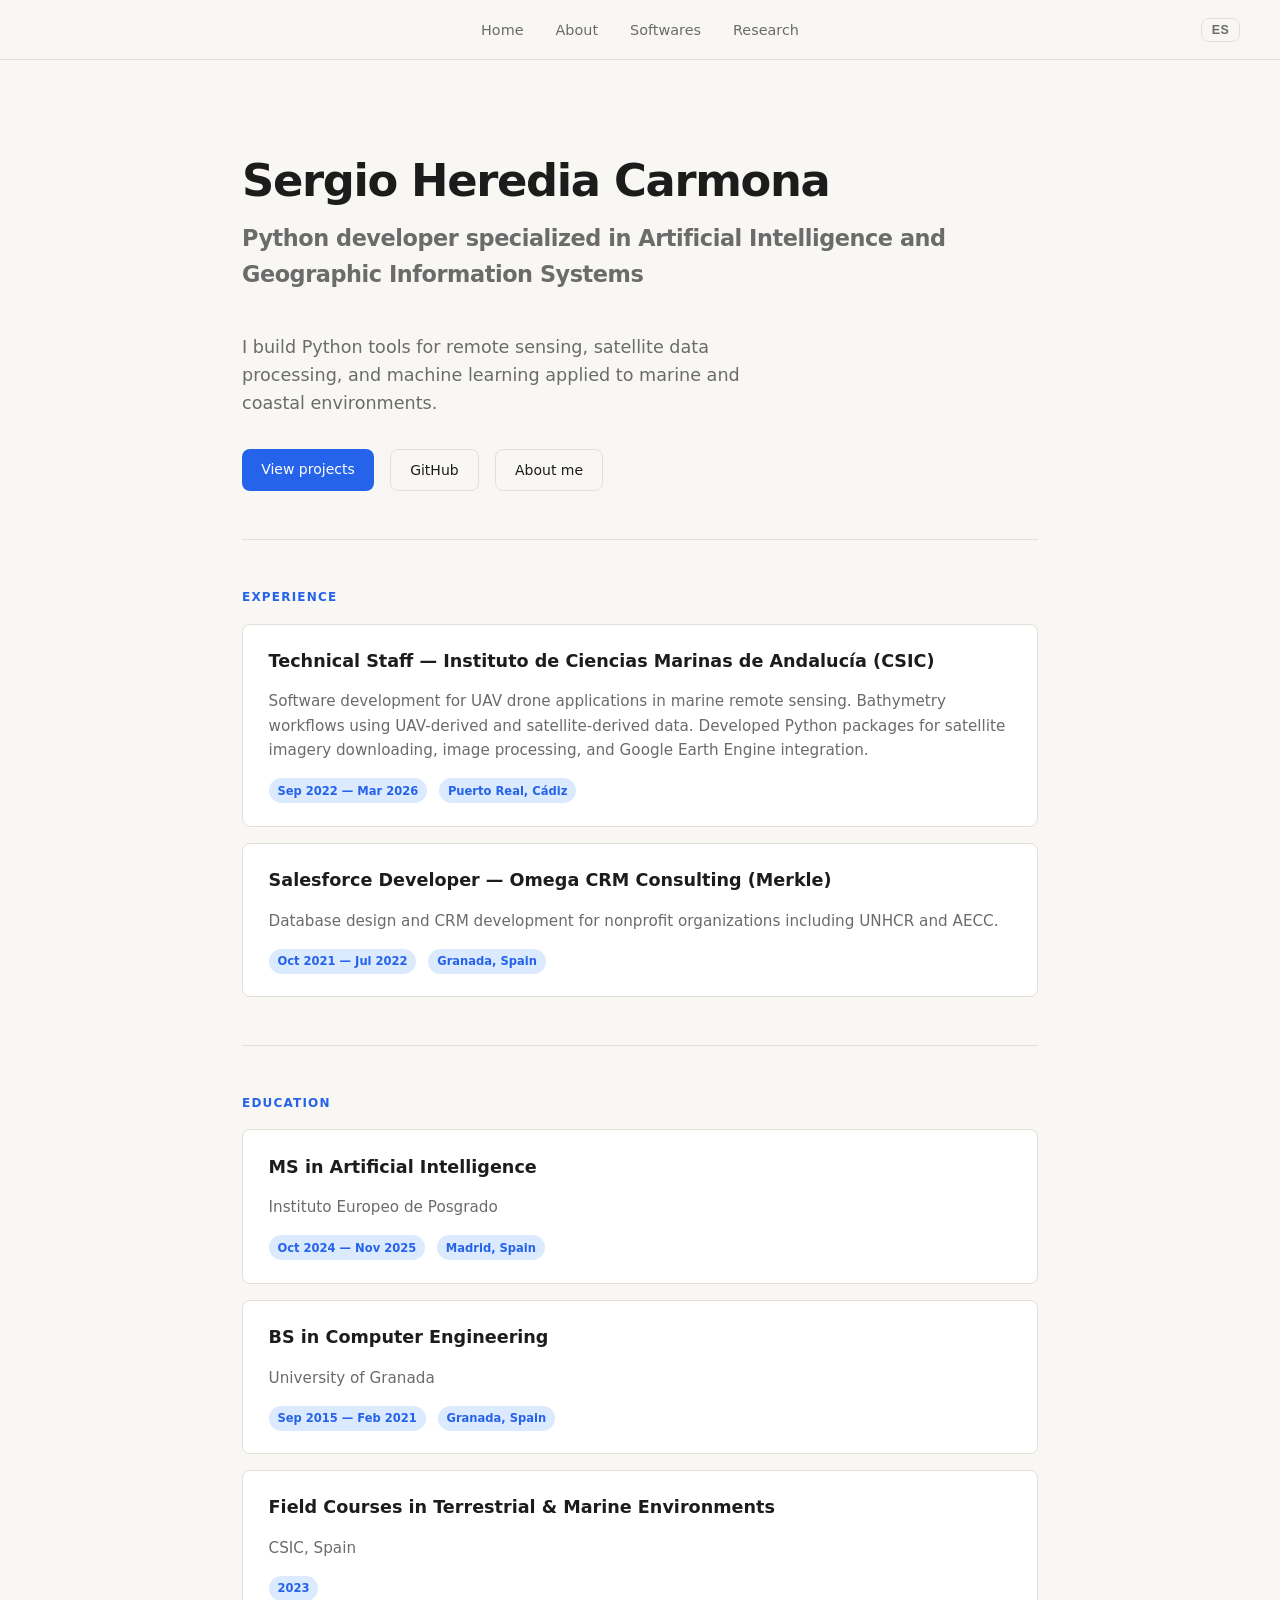
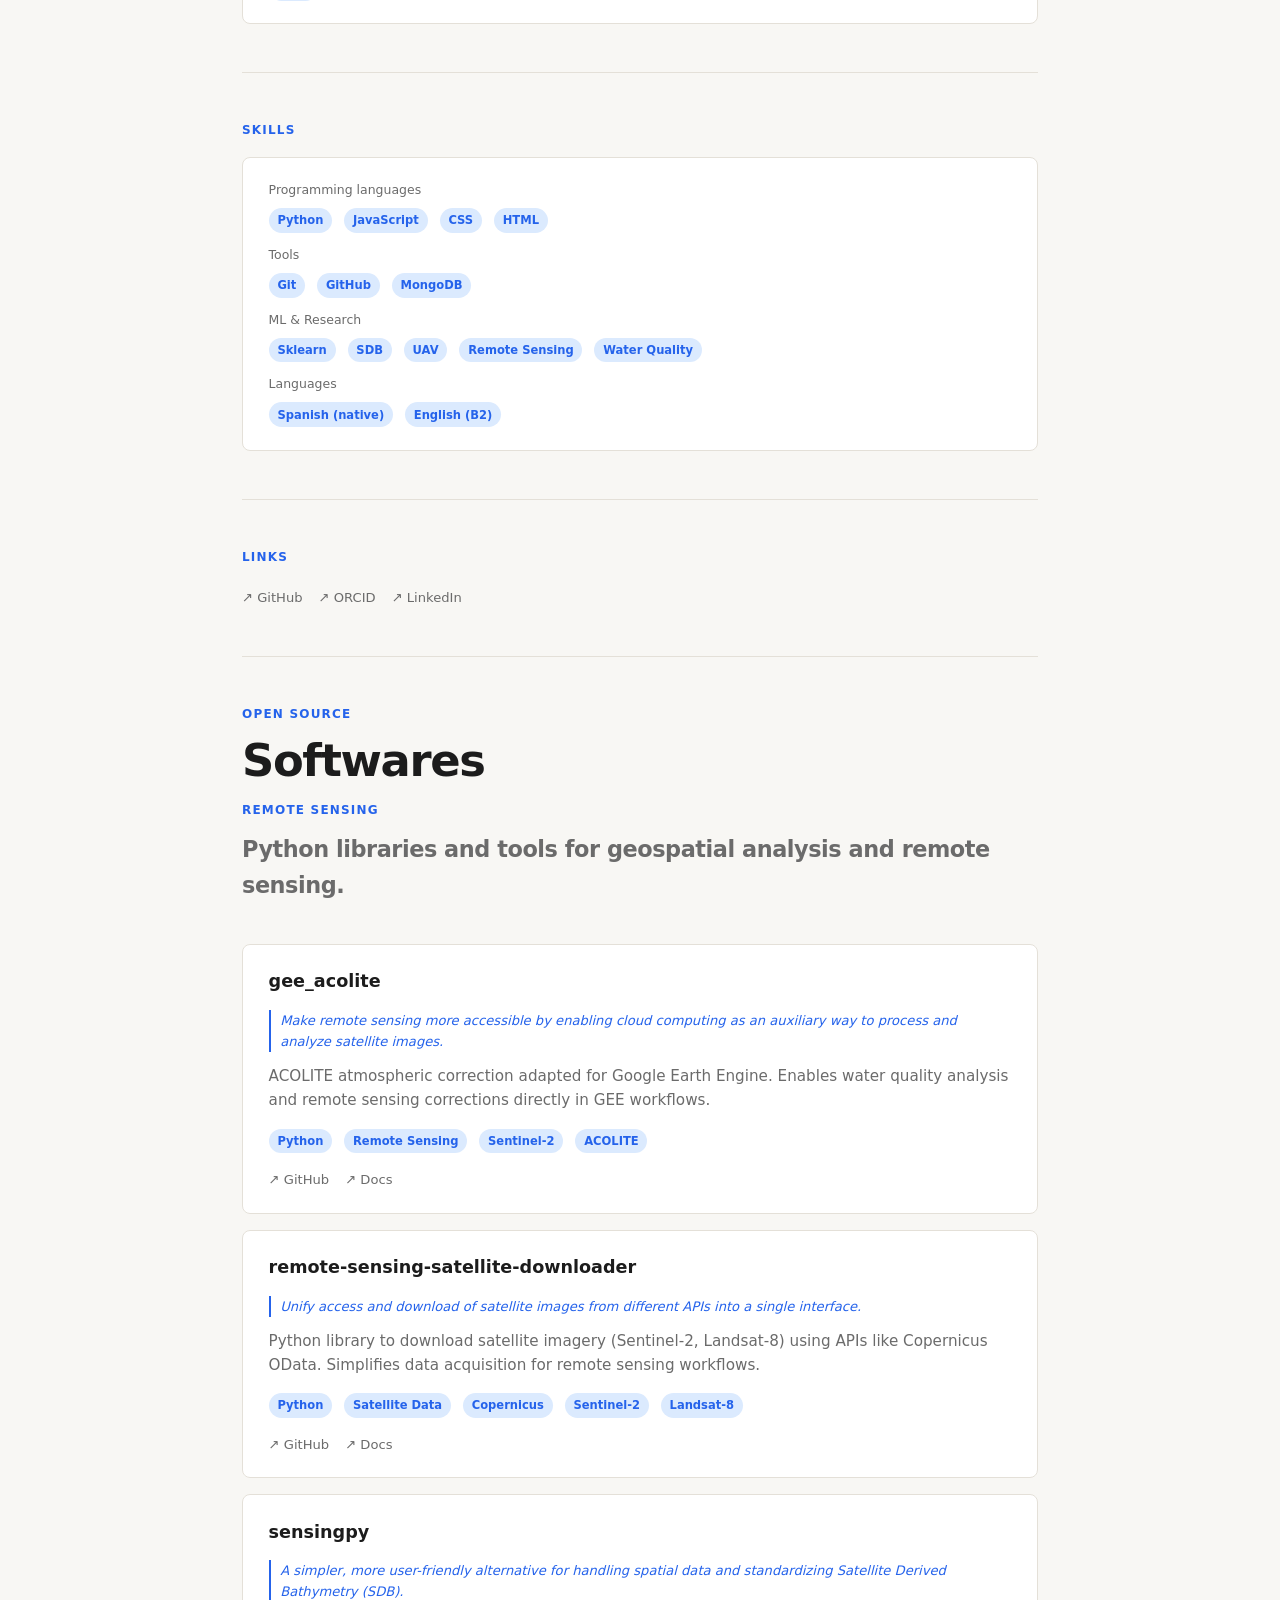
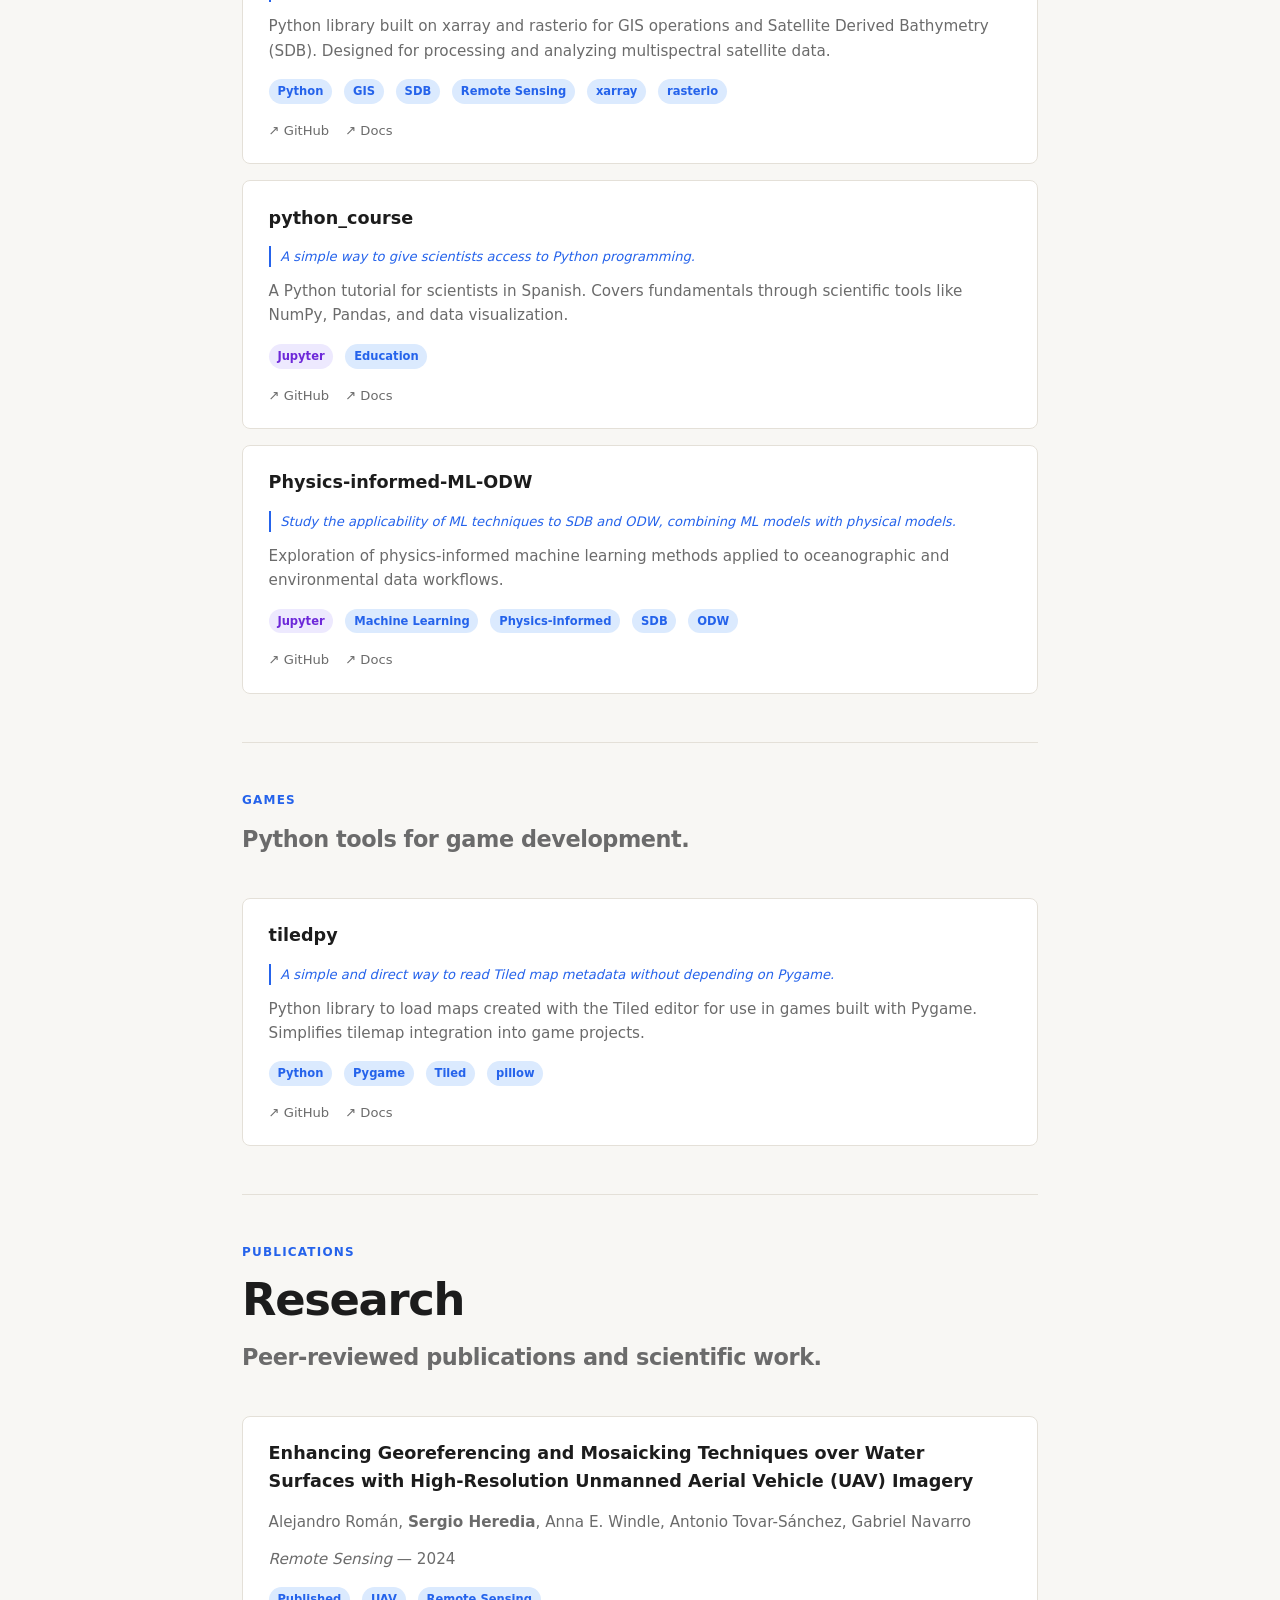
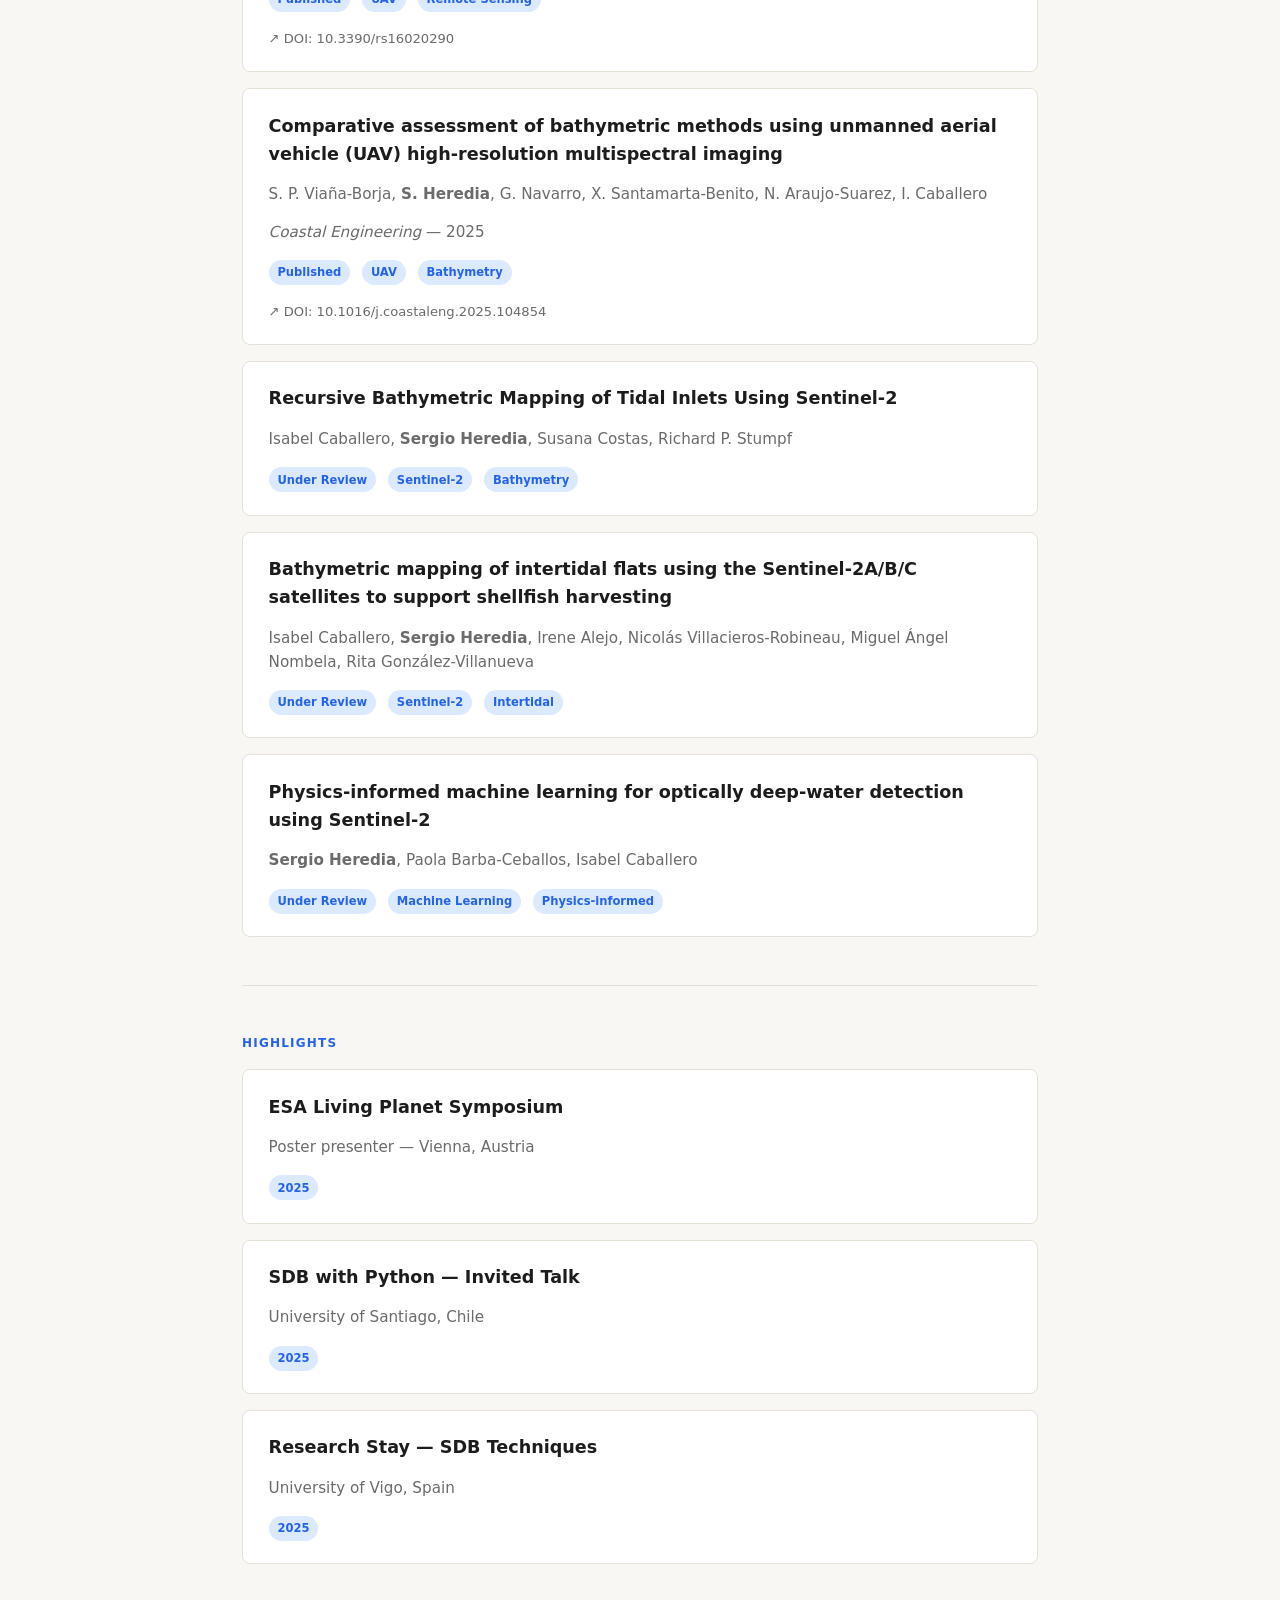
<file: index.html>
<!DOCTYPE html>
<html lang="en">
<head>
    <meta charset="UTF-8">
    <meta name="viewport" content="width=device-width, initial-scale=1.0">
    <title>Portfolio &mdash; Sergio Heredia</title>
    <link rel="stylesheet" href="static/style.css">
</head>
<body>
    <nav>
        <ul>
            <li><a href="#hero"><span class="t-en">Home</span><span class="t-es">Inicio</span></a></li>
            <li><a href="#about"><span class="t-en">About</span><span class="t-es">Sobre mí</span></a></li>
            <li><a href="#softwares">Softwares</a></li>
            <li><a href="#research"><span class="t-en">Research</span><span class="t-es">Investigación</span></a></li>
        </ul>
        <button id="lang-toggle" class="btn-lang">ES</button>
    </nav>

    <main>

        <!-- ── Hero ── -->
        <section class="hero" id="hero">
            <h1>Sergio Heredia Carmona</h1>

            <h2 class="t-en">Python developer specialized in Artificial Intelligence and Geographic Information Systems</h2>
            <h2 class="t-es">Desarrollador Python especializado en Inteligencia Artificial y Sistemas de Información Geográfica</h2>

            <p class="subtitle t-en">
                I build Python tools for remote sensing, satellite data processing, and machine learning
                applied to marine and coastal environments.
            </p>
            <p class="subtitle t-es">
                Desarrollo herramientas Python para teledetección, procesamiento de imágenes satelitales
                y aprendizaje automático aplicado a entornos marinos y costeros.
            </p>

            <div class="hero-links">
                <a href="#softwares" class="btn btn-primary">
                    <span class="t-en">View projects</span>
                    <span class="t-es">Ver proyectos</span>
                </a>
                <a href="https://github.com/Aouei" target="_blank" class="btn btn-ghost">GitHub</a>
                <a href="#about" class="btn btn-ghost">
                    <span class="t-en">About me</span>
                    <span class="t-es">Sobre mí</span>
                </a>
            </div>
        </section>

        <hr class="divider">

        <!-- ── About ── -->
        <section id="about">

            <!-- Experience -->
            <p class="section-label t-en">Experience</p>
            <p class="section-label t-es">Experiencia</p>

            <div class="cards">
                <div class="card">
                    <h3>
                        <span class="t-en">Technical Staff &mdash; Instituto de Ciencias Marinas de Andalucía (CSIC)</span>
                        <span class="t-es">Personal Técnico &mdash; Instituto de Ciencias Marinas de Andalucía (CSIC)</span>
                    </h3>
                    <p class="t-en">Software development for UAV drone applications in marine remote sensing. Bathymetry workflows using UAV-derived and satellite-derived data. Developed Python packages for satellite imagery downloading, image processing, and Google Earth Engine integration.</p>
                    <p class="t-es">Desarrollo de software para aplicaciones con drones UAV en teledetección marina. Flujos de trabajo batimétricos con datos UAV y satelitales. Desarrollo de paquetes Python para descarga de imágenes satelitales, procesamiento de imágenes e integración con Google Earth Engine.</p>
                    <div class="card-meta">
                        <span class="tag">Sep 2022 &mdash; Mar 2026</span>
                        <span class="tag">Puerto Real, Cádiz</span>
                    </div>
                </div>

                <div class="card">
                    <h3>Salesforce Developer &mdash; Omega CRM Consulting (Merkle)</h3>
                    <p class="t-en">Database design and CRM development for nonprofit organizations including UNHCR and AECC.</p>
                    <p class="t-es">Diseño de bases de datos y desarrollo CRM para organizaciones sin ánimo de lucro como ACNUR y AECC.</p>
                    <div class="card-meta">
                        <span class="tag">Oct 2021 &mdash; Jul 2022</span>
                        <span class="tag">Granada, Spain</span>
                    </div>
                </div>
            </div>

            <hr class="divider">

            <!-- Education -->
            <p class="section-label t-en">Education</p>
            <p class="section-label t-es">Educación</p>

            <div class="cards">
                <div class="card">
                    <h3>
                        <span class="t-en">MS in Artificial Intelligence</span>
                        <span class="t-es">Máster en Inteligencia Artificial</span>
                    </h3>
                    <p>Instituto Europeo de Posgrado</p>
                    <div class="card-meta">
                        <span class="tag">Oct 2024 &mdash; Nov 2025</span>
                        <span class="tag">Madrid, Spain</span>
                    </div>
                </div>

                <div class="card">
                    <h3>
                        <span class="t-en">BS in Computer Engineering</span>
                        <span class="t-es">Grado en Ingeniería Informática</span>
                    </h3>
                    <p>University of Granada</p>
                    <div class="card-meta">
                        <span class="tag">Sep 2015 &mdash; Feb 2021</span>
                        <span class="tag">Granada, Spain</span>
                    </div>
                </div>

                <div class="card">
                    <h3>
                        <span class="t-en">Field Courses in Terrestrial &amp; Marine Environments</span>
                        <span class="t-es">Cursos de campo en entornos terrestres y marinos</span>
                    </h3>
                    <p>CSIC, Spain</p>
                    <div class="card-meta"><span class="tag">2023</span></div>
                </div>
            </div>

            <hr class="divider">

            <!-- Skills -->
            <p class="section-label t-en">Skills</p>
            <p class="section-label t-es">Habilidades</p>

            <div class="cards">
                <div class="card" style="gap: 0.75rem;">
                    <div>
                        <p style="font-size: 0.78rem; color: var(--muted); margin-bottom: 0.4rem;" class="t-en">Programming languages</p>
                        <p style="font-size: 0.78rem; color: var(--muted); margin-bottom: 0.4rem;" class="t-es">Lenguajes de programación</p>
                        <div class="card-meta">
                            <span class="tag">Python</span>
                            <span class="tag">JavaScript</span>
                            <span class="tag">CSS</span>
                            <span class="tag">HTML</span>
                        </div>
                    </div>
                    <div>
                        <p style="font-size: 0.78rem; color: var(--muted); margin-bottom: 0.4rem;" class="t-en">Tools</p>
                        <p style="font-size: 0.78rem; color: var(--muted); margin-bottom: 0.4rem;" class="t-es">Herramientas</p>
                        <div class="card-meta">
                            <span class="tag">Git</span>
                            <span class="tag">GitHub</span>
                            <span class="tag">MongoDB</span>
                        </div>
                    </div>
                    <div>
                        <p style="font-size: 0.78rem; color: var(--muted); margin-bottom: 0.4rem;" class="t-en">ML &amp; Research</p>
                        <p style="font-size: 0.78rem; color: var(--muted); margin-bottom: 0.4rem;" class="t-es">IA e Investigación</p>
                        <div class="card-meta">
                            <span class="tag">Sklearn</span>
                            <span class="tag">SDB</span>
                            <span class="tag">UAV</span>
                            <span class="tag">Remote Sensing</span>
                            <span class="tag">Water Quality</span>
                        </div>
                    </div>
                    <div>
                        <p style="font-size: 0.78rem; color: var(--muted); margin-bottom: 0.4rem;" class="t-en">Languages</p>
                        <p style="font-size: 0.78rem; color: var(--muted); margin-bottom: 0.4rem;" class="t-es">Idiomas</p>
                        <div class="card-meta">
                            <span class="tag t-en">Spanish (native)</span>
                            <span class="tag t-es">Español (nativo)</span>
                            <span class="tag t-en">English (B2)</span>
                            <span class="tag t-es">Inglés (B2)</span>
                        </div>
                    </div>
                </div>
            </div>

            <hr class="divider">

            <!-- Links -->
            <p class="section-label t-en">Links</p>
            <p class="section-label t-es">Enlaces</p>
            <div class="card-links" style="margin-top: 0.5rem; font-size: 0.9rem;">
                <a href="https://github.com/Aouei" target="_blank">&#x2197; GitHub</a>
                <a href="https://orcid.org/0009-0003-9495-9625" target="_blank">&#x2197; ORCID</a>
                <a href="https://www.linkedin.com/in/sergio-heredia-carmona-298713151/" target="_blank">&#x2197; LinkedIn</a>
            </div>
        </section>

        <hr class="divider">

        <!-- ── Softwares ── -->
        <section id="softwares">
            <p class="section-label">Open Source</p>
            <h1>Softwares</h1>

            <!-- Remote Sensing -->
            <p class="section-label">Remote Sensing</p>
            <h2 class="t-en">Python libraries and tools for geospatial analysis and remote sensing.</h2>
            <h2 class="t-es">Librerías Python y herramientas para análisis geoespacial y teledetección.</h2>

            <div class="cards">

                <div class="card card-flip">
                    <div class="card-inner">
                        <div class="card-front">
                            <h3>gee_acolite</h3>
                            <p class="card-why t-en">Make remote sensing more accessible by enabling cloud computing as an auxiliary way to process and analyze satellite images.</p>
                            <p class="card-why t-es">Hacer de la teledetección más accesible permitiendo el cómputo en la nube como forma auxiliar de procesar y analizar imágenes de satélite.</p>
                            <p class="t-en">ACOLITE atmospheric correction adapted for Google Earth Engine. Enables water quality analysis and remote sensing corrections directly in GEE workflows.</p>
                            <p class="t-es">Corrección atmosférica ACOLITE adaptada para Google Earth Engine. Permite el análisis de calidad del agua y correcciones de teledetección directamente en flujos de trabajo GEE.</p>
                            <div class="card-meta">
                                <span class="tag">Python</span>
                                <span class="tag">Remote Sensing</span>
                                <span class="tag">Sentinel-2</span>
                                <span class="tag">ACOLITE</span>
                            </div>
                            <div class="card-links">
                                <a href="https://github.com/Aouei/gee_acolite" target="_blank">&#x2197; GitHub</a>
                                <a href="https://aouei.github.io/gee_acolite/" target="_blank">&#x2197; Docs</a>
                            </div>
                        </div>
                        <div class="card-back"></div>
                    </div>
                </div>

                <div class="card card-flip">
                    <div class="card-inner">
                        <div class="card-front">
                            <h3>remote-sensing-satellite-downloader</h3>
                            <p class="card-why t-en">Unify access and download of satellite images from different APIs into a single interface.</p>
                            <p class="card-why t-es">Unificar en una única interfaz el acceso y descarga de imágenes satelitales de diferentes APIs.</p>
                            <p class="t-en">Python library to download satellite imagery (Sentinel-2, Landsat-8) using APIs like Copernicus OData. Simplifies data acquisition for remote sensing workflows.</p>
                            <p class="t-es">Librería Python para descargar imágenes satelitales (Sentinel-2, Landsat-8) usando APIs como Copernicus OData. Simplifica la adquisición de datos para flujos de trabajo de teledetección.</p>
                            <div class="card-meta">
                                <span class="tag">Python</span>
                                <span class="tag">Satellite Data</span>
                                <span class="tag">Copernicus</span>
                                <span class="tag">Sentinel-2</span>
                                <span class="tag">Landsat-8</span>
                            </div>
                            <div class="card-links">
                                <a href="https://github.com/Aouei/remote-sensing-satellite-downloader" target="_blank">&#x2197; GitHub</a>
                                <a href="https://aouei.github.io/remote-sensing-satellite-downloader/" target="_blank">&#x2197; Docs</a>
                            </div>
                        </div>
                        <div class="card-back"></div>
                    </div>
                </div>

                <div class="card card-flip">
                    <div class="card-inner">
                        <div class="card-front">
                            <h3>sensingpy</h3>
                            <p class="card-why t-en">A simpler, more user-friendly alternative for handling spatial data and standardizing Satellite Derived Bathymetry (SDB).</p>
                            <p class="card-why t-es">Alternativa más simple y user friendly para tratar con datos espaciales y estandarizar la aplicación de la Batimetría Derivada de Satélite (SDB).</p>
                            <p class="t-en">Python library built on xarray and rasterio for GIS operations and Satellite Derived Bathymetry (SDB). Designed for processing and analyzing multispectral satellite data.</p>
                            <p class="t-es">Librería Python basada en xarray y rasterio para operaciones GIS y Batimetría Derivada de Satélite (SDB). Diseñada para el procesamiento y análisis de datos satelitales multiespectrales.</p>
                            <div class="card-meta">
                                <span class="tag">Python</span>
                                <span class="tag">GIS</span>
                                <span class="tag">SDB</span>
                                <span class="tag">Remote Sensing</span>
                                <span class="tag">xarray</span>
                                <span class="tag">rasterio</span>
                            </div>
                            <div class="card-links">
                                <a href="https://github.com/Aouei/sensingpy" target="_blank">&#x2197; GitHub</a>
                                <a href="https://aouei.github.io/sensingpy/" target="_blank">&#x2197; Docs</a>
                            </div>
                        </div>
                        <div class="card-back"></div>
                    </div>
                </div>

                <div class="card card-flip">
                    <div class="card-inner">
                        <div class="card-front">
                            <h3>python_course</h3>
                            <p class="card-why t-en">A simple way to give scientists access to Python programming.</p>
                            <p class="card-why t-es">Una forma sencilla de dar acceso a los científicos a la programación con Python.</p>
                            <p class="t-en">A Python tutorial for scientists in Spanish. Covers fundamentals through scientific tools like NumPy, Pandas, and data visualization.</p>
                            <p class="t-es">Un tutorial de Python para científicos en español. Cubre desde conceptos básicos hasta herramientas científicas como NumPy, Pandas y visualización de datos.</p>
                            <div class="card-meta">
                                <span class="tag nb">Jupyter</span>
                                <span class="tag t-en">Education</span>
                                <span class="tag t-es">Educación</span>
                            </div>
                            <div class="card-links">
                                <a href="https://github.com/Aouei/python_course" target="_blank">&#x2197; GitHub</a>
                                <a href="https://aouei.github.io/python_course/" target="_blank">&#x2197; Docs</a>
                            </div>
                        </div>
                        <div class="card-back"></div>
                    </div>
                </div>

                <div class="card card-flip">
                    <div class="card-inner">
                        <div class="card-front">
                            <h3>Physics-informed-ML-ODW</h3>
                            <p class="card-why t-en">Study the applicability of ML techniques to SDB and ODW, combining ML models with physical models.</p>
                            <p class="card-why t-es">Estudio de la aplicabilidad de técnicas de ML sobre SDB y ODW combinando modelos de ML con modelos físicos.</p>
                            <p class="t-en">Exploration of physics-informed machine learning methods applied to oceanographic and environmental data workflows.</p>
                            <p class="t-es">Exploración de métodos de aprendizaje automático informados por física aplicados a flujos de datos oceanográficos y medioambientales.</p>
                            <div class="card-meta">
                                <span class="tag nb">Jupyter</span>
                                <span class="tag">Machine Learning</span>
                                <span class="tag">Physics-informed</span>
                                <span class="tag">SDB</span>
                                <span class="tag">ODW</span>
                            </div>
                            <div class="card-links">
                                <a href="https://github.com/Aouei/Physics-informed-ML-ODW" target="_blank">&#x2197; GitHub</a>
                                <a href="https://aouei.github.io/Physics-informed-ML-ODW/" target="_blank">&#x2197; Docs</a>
                            </div>
                        </div>
                        <div class="card-back"></div>
                    </div>
                </div>

            </div>

            <hr class="divider">

            <!-- Games -->
            <p class="section-label">Games</p>
            <h2 class="t-en">Python tools for game development.</h2>
            <h2 class="t-es">Herramientas Python para desarrollo de videojuegos.</h2>

            <div class="cards">

                <div class="card card-flip">
                    <div class="card-inner">
                        <div class="card-front">
                            <h3>tiledpy</h3>
                            <p class="card-why t-en">A simple and direct way to read Tiled map metadata without depending on Pygame.</p>
                            <p class="card-why t-es">Forma sencilla y directa de recoger los metadatos de un mapa con Tiled sin depender directamente de Pygame.</p>
                            <p class="t-en">Python library to load maps created with the Tiled editor for use in games built with Pygame. Simplifies tilemap integration into game projects.</p>
                            <p class="t-es">Librería Python para cargar mapas creados con el editor Tiled para su uso en juegos desarrollados con Pygame. Simplifica la integración de tilemaps en proyectos de juego.</p>
                            <div class="card-meta">
                                <span class="tag">Python</span>
                                <span class="tag">Pygame</span>
                                <span class="tag">Tiled</span>
                                <span class="tag">pillow</span>
                            </div>
                            <div class="card-links">
                                <a href="https://github.com/Aouei/tiledpy" target="_blank">&#x2197; GitHub</a>
                                <a href="https://aouei.github.io/tiledpy/" target="_blank">&#x2197; Docs</a>
                            </div>
                        </div>
                        <div class="card-back"></div>
                    </div>
                </div>

            </div>
        </section>

        <hr class="divider">

        <!-- ── Research ── -->
        <section id="research">
            <p class="section-label t-en">Publications</p>
            <p class="section-label t-es">Publicaciones</p>

            <h1 class="t-en">Research</h1>
            <h1 class="t-es">Investigación</h1>

            <h2 class="t-en">Peer-reviewed publications and scientific work.</h2>
            <h2 class="t-es">Publicaciones científicas revisadas por pares.</h2>

            <div class="cards">

                <div class="card">
                    <h3>Enhancing Georeferencing and Mosaicking Techniques over Water Surfaces with High-Resolution Unmanned Aerial Vehicle (UAV) Imagery</h3>
                    <p>Alejandro Román, <strong>Sergio Heredia</strong>, Anna E. Windle, Antonio Tovar-Sánchez, Gabriel Navarro</p>
                    <p style="margin-top: 0.3rem;"><em>Remote Sensing</em> &mdash; 2024</p>
                    <div class="card-meta">
                        <span class="tag t-en">Published</span>
                        <span class="tag t-es">Publicado</span>
                        <span class="tag">UAV</span>
                        <span class="tag">Remote Sensing</span>
                    </div>
                    <div class="card-links">
                        <a href="https://doi.org/10.3390/rs16020290" target="_blank">&#x2197; DOI: 10.3390/rs16020290</a>
                    </div>
                </div>

                <div class="card">
                    <h3>Comparative assessment of bathymetric methods using unmanned aerial vehicle (UAV) high-resolution multispectral imaging</h3>
                    <p>S. P. Viaña-Borja, <strong>S. Heredia</strong>, G. Navarro, X. Santamarta-Benito, N. Araujo-Suarez, I. Caballero</p>
                    <p style="margin-top: 0.3rem;"><em>Coastal Engineering</em> &mdash; 2025</p>
                    <div class="card-meta">
                        <span class="tag t-en">Published</span>
                        <span class="tag t-es">Publicado</span>
                        <span class="tag">UAV</span>
                        <span class="tag t-en">Bathymetry</span>
                        <span class="tag t-es">Batimetría</span>
                    </div>
                    <div class="card-links">
                        <a href="https://doi.org/10.1016/j.coastaleng.2025.104854" target="_blank">&#x2197; DOI: 10.1016/j.coastaleng.2025.104854</a>
                    </div>
                </div>

                <div class="card">
                    <h3>Recursive Bathymetric Mapping of Tidal Inlets Using Sentinel-2</h3>
                    <p>Isabel Caballero, <strong>Sergio Heredia</strong>, Susana Costas, Richard P. Stumpf</p>
                    <div class="card-meta">
                        <span class="tag t-en">Under Review</span>
                        <span class="tag t-es">En revisión</span>
                        <span class="tag">Sentinel-2</span>
                        <span class="tag t-en">Bathymetry</span>
                        <span class="tag t-es">Batimetría</span>
                    </div>
                </div>

                <div class="card">
                    <h3>Bathymetric mapping of intertidal flats using the Sentinel-2A/B/C satellites to support shellfish harvesting</h3>
                    <p>Isabel Caballero, <strong>Sergio Heredia</strong>, Irene Alejo, Nicolás Villacieros-Robineau, Miguel Ángel Nombela, Rita González-Villanueva</p>
                    <div class="card-meta">
                        <span class="tag t-en">Under Review</span>
                        <span class="tag t-es">En revisión</span>
                        <span class="tag">Sentinel-2</span>
                        <span class="tag t-en">Intertidal</span>
                        <span class="tag t-es">Intermareal</span>
                    </div>
                </div>

                <div class="card">
                    <h3>Physics-informed machine learning for optically deep-water detection using Sentinel-2</h3>
                    <p><strong>Sergio Heredia</strong>, Paola Barba-Ceballos, Isabel Caballero</p>
                    <div class="card-meta">
                        <span class="tag t-en">Under Review</span>
                        <span class="tag t-es">En revisión</span>
                        <span class="tag">Machine Learning</span>
                        <span class="tag">Physics-informed</span>
                    </div>
                </div>

            </div>

            <hr class="divider">

            <p class="section-label t-en">Highlights</p>
            <p class="section-label t-es">Destacados</p>

            <div class="cards">
                <div class="card">
                    <h3>ESA Living Planet Symposium</h3>
                    <p class="t-en">Poster presenter &mdash; Vienna, Austria</p>
                    <p class="t-es">Presentación de póster &mdash; Viena, Austria</p>
                    <div class="card-meta"><span class="tag">2025</span></div>
                </div>
                <div class="card">
                    <h3>
                        <span class="t-en">SDB with Python &mdash; Invited Talk</span>
                        <span class="t-es">SDB con Python &mdash; Charla invitada</span>
                    </h3>
                    <p>University of Santiago, Chile</p>
                    <div class="card-meta"><span class="tag">2025</span></div>
                </div>
                <div class="card">
                    <h3>
                        <span class="t-en">Research Stay &mdash; SDB Techniques</span>
                        <span class="t-es">Estancia de investigación &mdash; Técnicas SDB</span>
                    </h3>
                    <p>University of Vigo, Spain</p>
                    <div class="card-meta"><span class="tag">2025</span></div>
                </div>
            </div>
        </section>

    </main>

    <script src="static/main.js"></script>
</body>
</html>
</file>
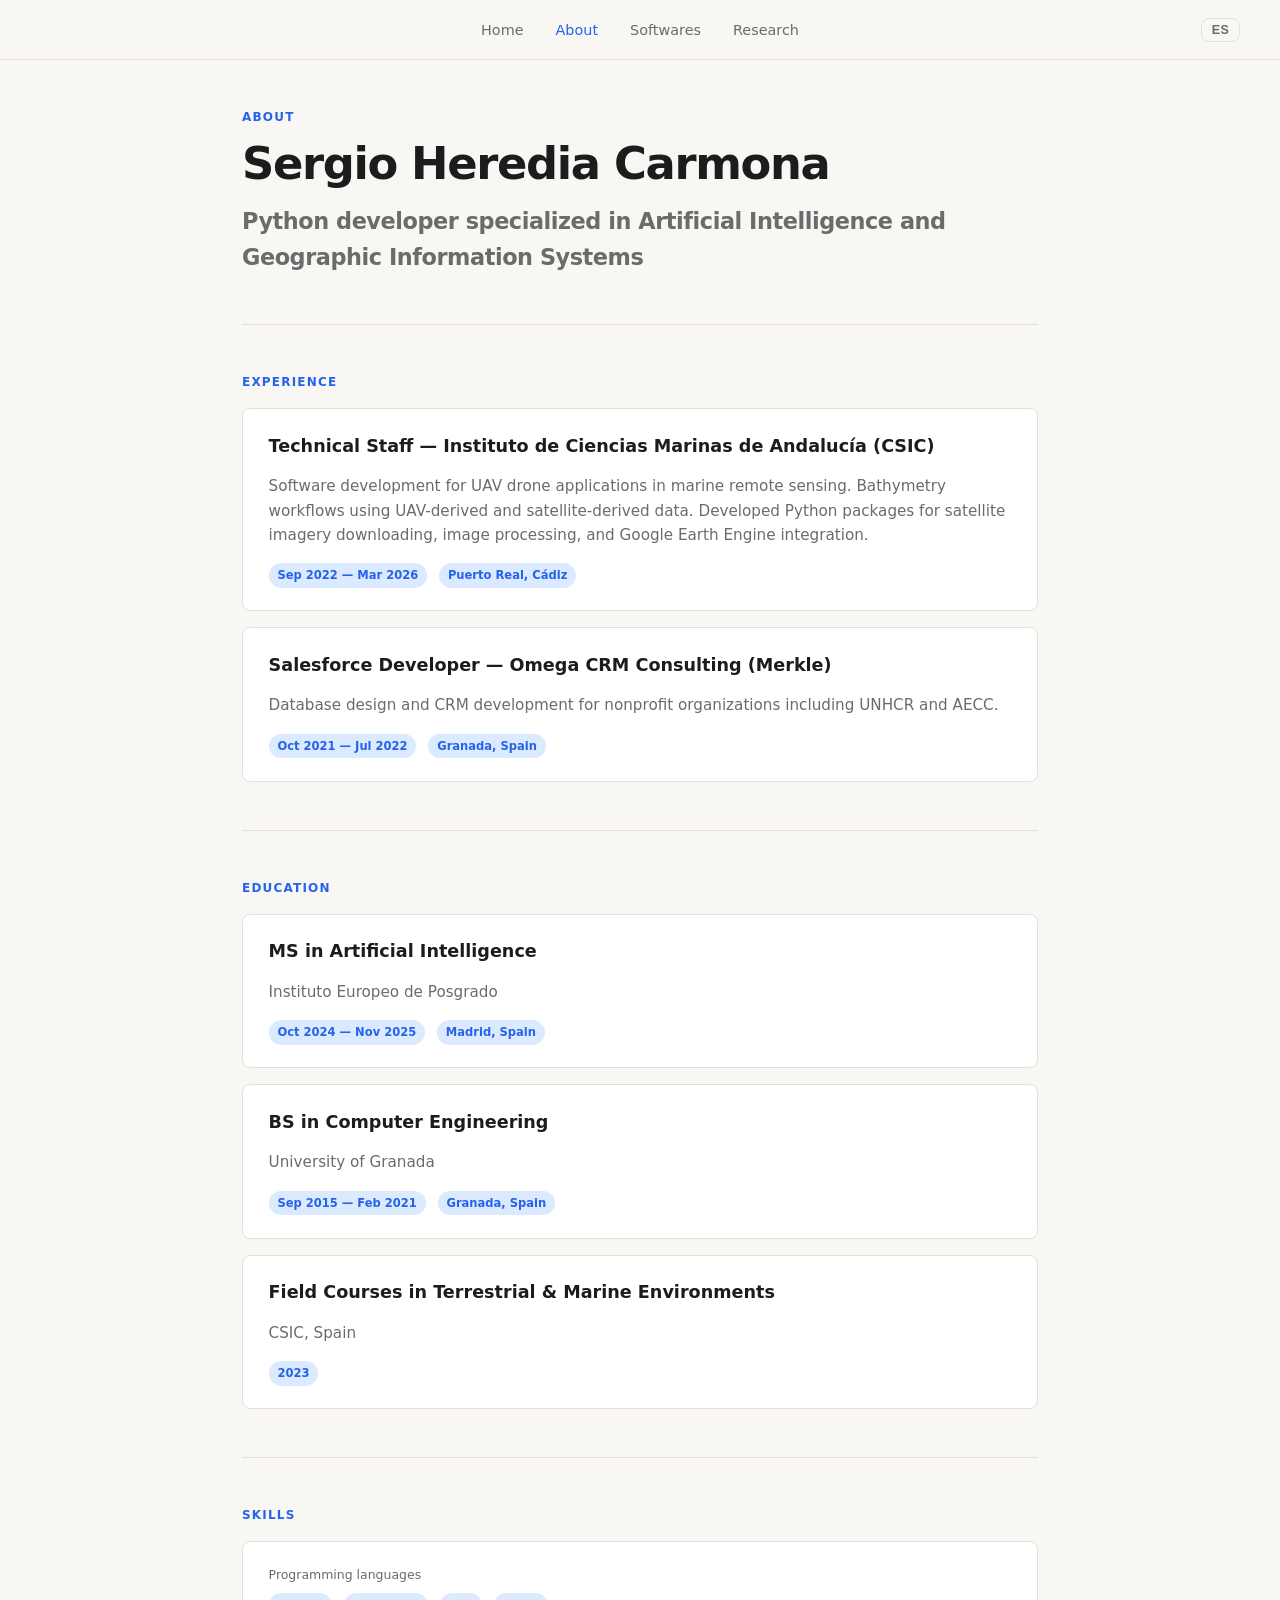
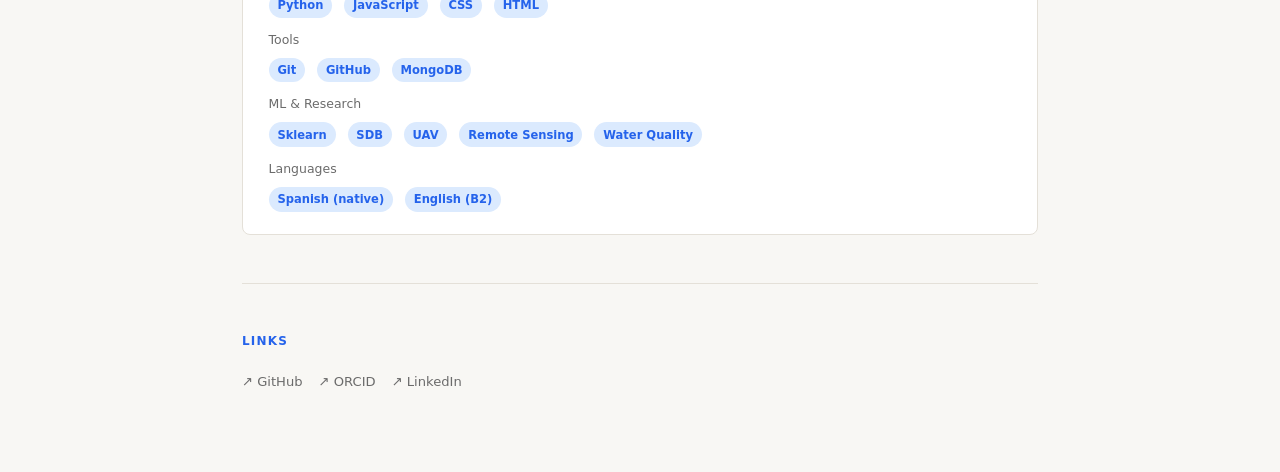
<file: about.html>
<!DOCTYPE html>
<html lang="en">
<head>
    <meta charset="UTF-8">
    <meta name="viewport" content="width=device-width, initial-scale=1.0">
    <title>About &mdash; Sergio Heredia</title>
    <link rel="stylesheet" href="static/style.css">
</head>
<body>
    <nav>
        <ul>
            <li><a href="index.html"><span class="t-en">Home</span><span class="t-es">Inicio</span></a></li>
            <li><a href="about.html"><span class="t-en">About</span><span class="t-es">Sobre mí</span></a></li>
            <li><a href="softwares.html">Softwares</a></li>
            <li><a href="research.html"><span class="t-en">Research</span><span class="t-es">Investigación</span></a></li>
        </ul>
        <button id="lang-toggle" class="btn-lang">ES</button>
    </nav>

    <main>
        <p class="section-label t-en">About</p>
        <p class="section-label t-es">Sobre mí</p>

        <h1>Sergio Heredia Carmona</h1>

        <h2 class="t-en">Python developer specialized in Artificial Intelligence and Geographic Information Systems</h2>
        <h2 class="t-es">Desarrollador Python especializado en Inteligencia Artificial y Sistemas de Información Geográfica</h2>

        <hr class="divider">

        <!-- Experience -->
        <p class="section-label t-en">Experience</p>
        <p class="section-label t-es">Experiencia</p>

        <div class="cards">
            <div class="card">
                <h3>
                    <span class="t-en">Technical Staff &mdash; Instituto de Ciencias Marinas de Andalucía (CSIC)</span>
                    <span class="t-es">Personal Técnico &mdash; Instituto de Ciencias Marinas de Andalucía (CSIC)</span>
                </h3>
                <p class="t-en">Software development for UAV drone applications in marine remote sensing. Bathymetry workflows using UAV-derived and satellite-derived data. Developed Python packages for satellite imagery downloading, image processing, and Google Earth Engine integration.</p>
                <p class="t-es">Desarrollo de software para aplicaciones con drones UAV en teledetección marina. Flujos de trabajo batimétricos con datos UAV y satelitales. Desarrollo de paquetes Python para descarga de imágenes satelitales, procesamiento de imágenes e integración con Google Earth Engine.</p>
                <div class="card-meta">
                    <span class="tag">Sep 2022 &mdash; Mar 2026</span>
                    <span class="tag">Puerto Real, Cádiz</span>
                </div>
            </div>

            <div class="card">
                <h3>Salesforce Developer &mdash; Omega CRM Consulting (Merkle)</h3>
                <p class="t-en">Database design and CRM development for nonprofit organizations including UNHCR and AECC.</p>
                <p class="t-es">Diseño de bases de datos y desarrollo CRM para organizaciones sin ánimo de lucro como ACNUR y AECC.</p>
                <div class="card-meta">
                    <span class="tag">Oct 2021 &mdash; Jul 2022</span>
                    <span class="tag">Granada, Spain</span>
                </div>
            </div>
        </div>

        <hr class="divider">

        <!-- Education -->
        <p class="section-label t-en">Education</p>
        <p class="section-label t-es">Educación</p>

        <div class="cards">
            <div class="card">
                <h3>
                    <span class="t-en">MS in Artificial Intelligence</span>
                    <span class="t-es">Máster en Inteligencia Artificial</span>
                </h3>
                <p>Instituto Europeo de Posgrado</p>
                <div class="card-meta">
                    <span class="tag">Oct 2024 &mdash; Nov 2025</span>
                    <span class="tag">Madrid, Spain</span>
                </div>
            </div>

            <div class="card">
                <h3>
                    <span class="t-en">BS in Computer Engineering</span>
                    <span class="t-es">Grado en Ingeniería Informática</span>
                </h3>
                <p>University of Granada</p>
                <div class="card-meta">
                    <span class="tag">Sep 2015 &mdash; Feb 2021</span>
                    <span class="tag">Granada, Spain</span>
                </div>
            </div>

            <div class="card">
                <h3>
                    <span class="t-en">Field Courses in Terrestrial &amp; Marine Environments</span>
                    <span class="t-es">Cursos de campo en entornos terrestres y marinos</span>
                </h3>
                <p>CSIC, Spain</p>
                <div class="card-meta"><span class="tag">2023</span></div>
            </div>
        </div>

        <hr class="divider">

        <!-- Skills -->
        <p class="section-label t-en">Skills</p>
        <p class="section-label t-es">Habilidades</p>

        <div class="cards">
            <div class="card" style="gap: 0.75rem;">
                <div>
                    <p style="font-size: 0.78rem; color: var(--muted); margin-bottom: 0.4rem;" class="t-en">Programming languages</p>
                    <p style="font-size: 0.78rem; color: var(--muted); margin-bottom: 0.4rem;" class="t-es">Lenguajes de programación</p>
                    <div class="card-meta">
                        <span class="tag">Python</span>
                        <span class="tag">JavaScript</span>
                        <span class="tag">CSS</span>
                        <span class="tag">HTML</span>
                    </div>
                </div>
                <div>
                    <p style="font-size: 0.78rem; color: var(--muted); margin-bottom: 0.4rem;" class="t-en">Tools</p>
                    <p style="font-size: 0.78rem; color: var(--muted); margin-bottom: 0.4rem;" class="t-es">Herramientas</p>
                    <div class="card-meta">
                        <span class="tag">Git</span>
                        <span class="tag">GitHub</span>
                        <span class="tag">MongoDB</span>
                    </div>
                </div>
                <div>
                    <p style="font-size: 0.78rem; color: var(--muted); margin-bottom: 0.4rem;" class="t-en">ML &amp; Research</p>
                    <p style="font-size: 0.78rem; color: var(--muted); margin-bottom: 0.4rem;" class="t-es">IA e Investigación</p>
                    <div class="card-meta">
                        <span class="tag">Sklearn</span>
                        <span class="tag">SDB</span>
                        <span class="tag">UAV</span>
                        <span class="tag">Remote Sensing</span>
                        <span class="tag">Water Quality</span>
                    </div>
                </div>
                <div>
                    <p style="font-size: 0.78rem; color: var(--muted); margin-bottom: 0.4rem;" class="t-en">Languages</p>
                    <p style="font-size: 0.78rem; color: var(--muted); margin-bottom: 0.4rem;" class="t-es">Idiomas</p>
                    <div class="card-meta">
                        <span class="tag t-en">Spanish (native)</span>
                        <span class="tag t-es">Español (nativo)</span>
                        <span class="tag t-en">English (B2)</span>
                        <span class="tag t-es">Inglés (B2)</span>
                    </div>
                </div>
            </div>
        </div>

        <hr class="divider">

        <!-- Links -->
        <p class="section-label t-en">Links</p>
        <p class="section-label t-es">Enlaces</p>
        <div class="card-links" style="margin-top: 0.5rem; font-size: 0.9rem;">
            <a href="https://github.com/Aouei" target="_blank">&#x2197; GitHub</a>
            <a href="https://orcid.org/0009-0003-9495-9625" target="_blank">&#x2197; ORCID</a>
            <a href="https://www.linkedin.com/in/sergio-heredia-carmona-298713151/" target="_blank">&#x2197; LinkedIn</a>
        </div>
    </main>

    <script src="static/main.js"></script>
</body>
</html>
</file>
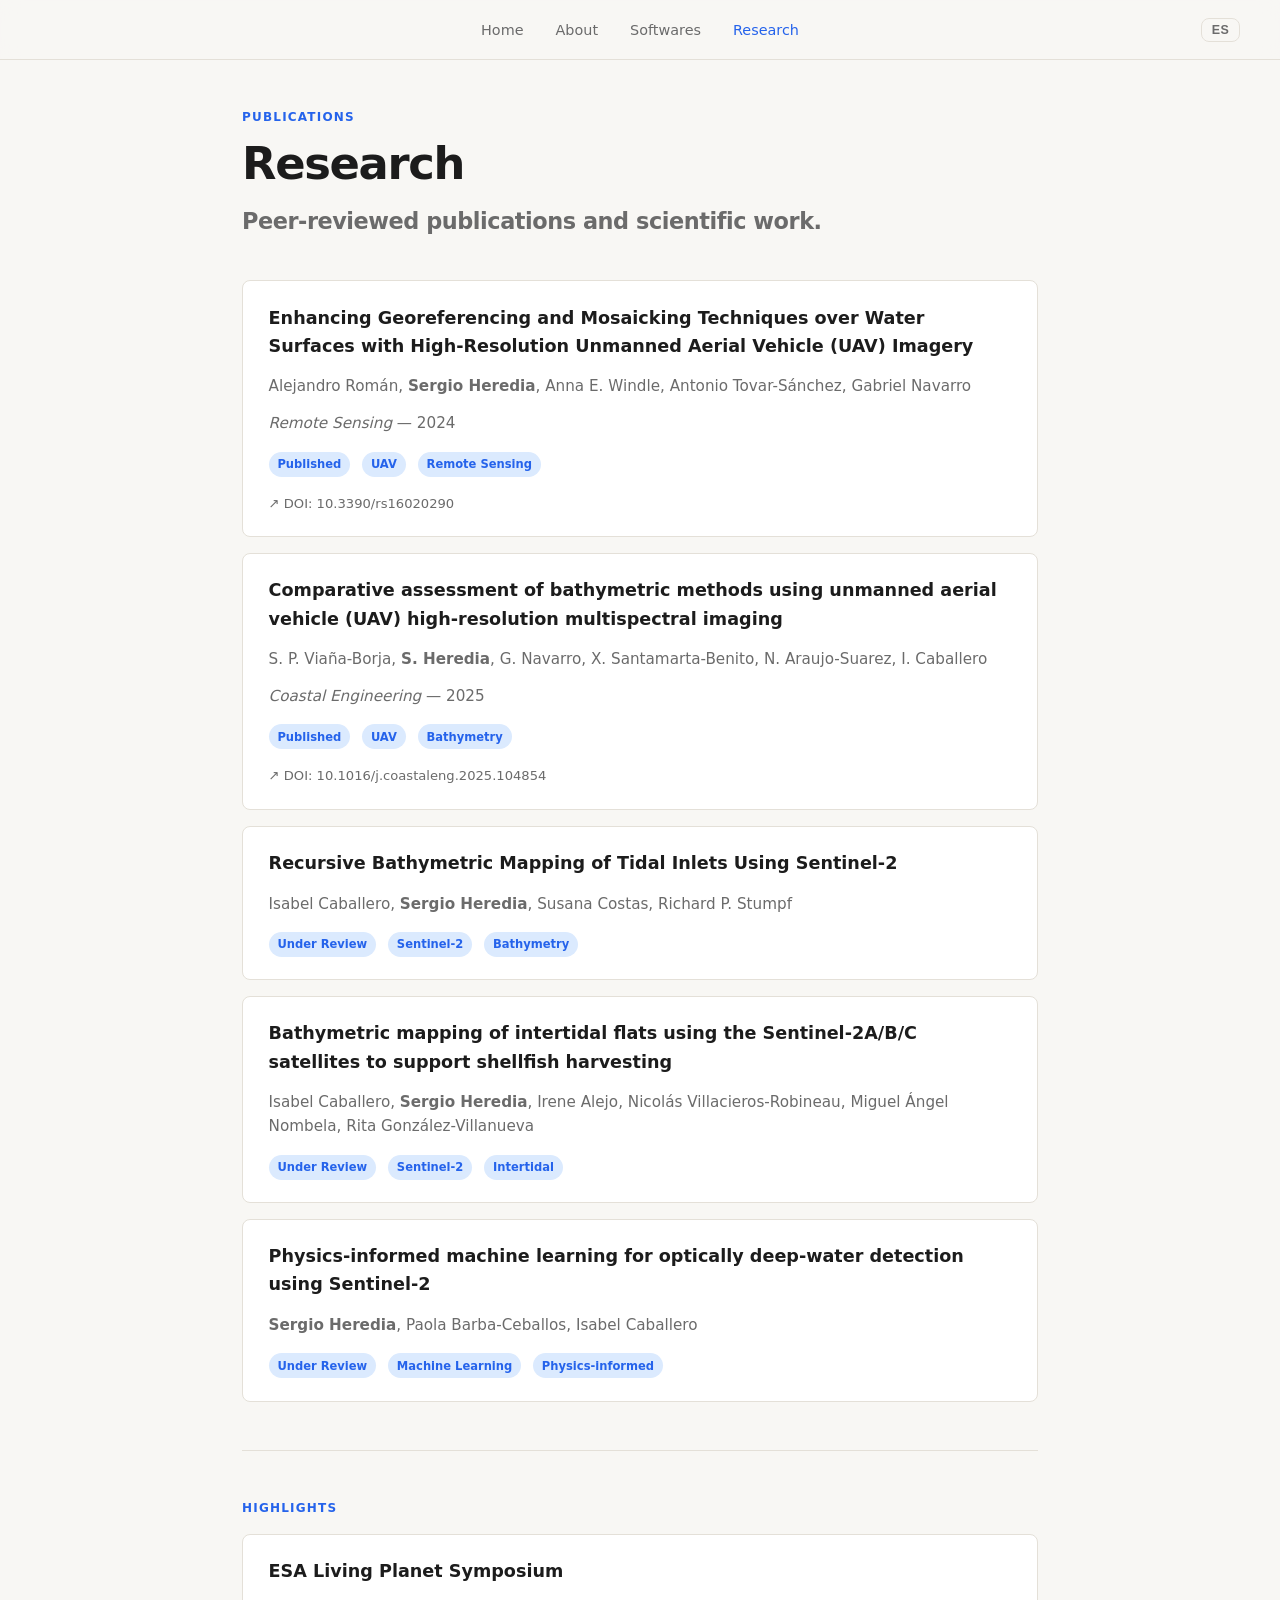
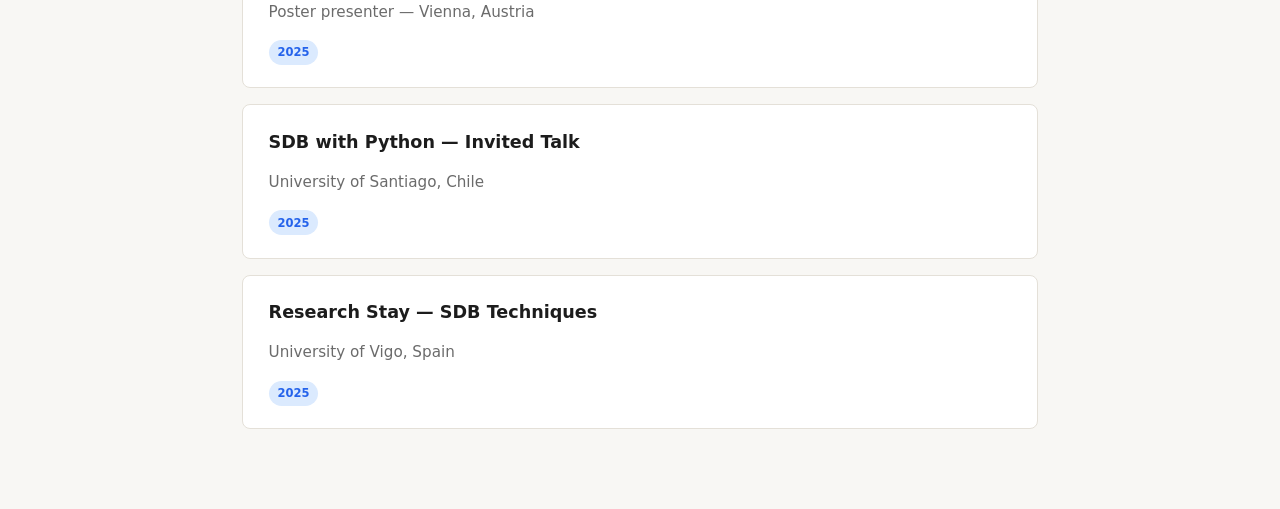
<file: research.html>
<!DOCTYPE html>
<html lang="en">
<head>
    <meta charset="UTF-8">
    <meta name="viewport" content="width=device-width, initial-scale=1.0">
    <title>Research &mdash; Sergio Heredia</title>
    <link rel="stylesheet" href="static/style.css">
</head>
<body>
    <nav>
        <ul>
            <li><a href="index.html"><span class="t-en">Home</span><span class="t-es">Inicio</span></a></li>
            <li><a href="about.html"><span class="t-en">About</span><span class="t-es">Sobre mí</span></a></li>
            <li><a href="softwares.html">Softwares</a></li>
            <li><a href="research.html"><span class="t-en">Research</span><span class="t-es">Investigación</span></a></li>
        </ul>
        <button id="lang-toggle" class="btn-lang">ES</button>
    </nav>

    <main>
        <p class="section-label t-en">Publications</p>
        <p class="section-label t-es">Publicaciones</p>

        <h1 class="t-en">Research</h1>
        <h1 class="t-es">Investigación</h1>

        <h2 class="t-en">Peer-reviewed publications and scientific work.</h2>
        <h2 class="t-es">Publicaciones científicas revisadas por pares.</h2>

        <div class="cards">

            <div class="card">
                <h3>Enhancing Georeferencing and Mosaicking Techniques over Water Surfaces with High-Resolution Unmanned Aerial Vehicle (UAV) Imagery</h3>
                <p>Alejandro Román, <strong>Sergio Heredia</strong>, Anna E. Windle, Antonio Tovar-Sánchez, Gabriel Navarro</p>
                <p style="margin-top: 0.3rem;"><em>Remote Sensing</em> &mdash; 2024</p>
                <div class="card-meta">
                    <span class="tag t-en">Published</span>
                    <span class="tag t-es">Publicado</span>
                    <span class="tag">UAV</span>
                    <span class="tag">Remote Sensing</span>
                </div>
                <div class="card-links">
                    <a href="https://doi.org/10.3390/rs16020290" target="_blank">&#x2197; DOI: 10.3390/rs16020290</a>
                </div>
            </div>

            <div class="card">
                <h3>Comparative assessment of bathymetric methods using unmanned aerial vehicle (UAV) high-resolution multispectral imaging</h3>
                <p>S. P. Viaña-Borja, <strong>S. Heredia</strong>, G. Navarro, X. Santamarta-Benito, N. Araujo-Suarez, I. Caballero</p>
                <p style="margin-top: 0.3rem;"><em>Coastal Engineering</em> &mdash; 2025</p>
                <div class="card-meta">
                    <span class="tag t-en">Published</span>
                    <span class="tag t-es">Publicado</span>
                    <span class="tag">UAV</span>
                    <span class="tag t-en">Bathymetry</span>
                    <span class="tag t-es">Batimetría</span>
                </div>
                <div class="card-links">
                    <a href="https://doi.org/10.1016/j.coastaleng.2025.104854" target="_blank">&#x2197; DOI: 10.1016/j.coastaleng.2025.104854</a>
                </div>
            </div>

            <div class="card">
                <h3>Recursive Bathymetric Mapping of Tidal Inlets Using Sentinel-2</h3>
                <p>Isabel Caballero, <strong>Sergio Heredia</strong>, Susana Costas, Richard P. Stumpf</p>
                <div class="card-meta">
                    <span class="tag t-en">Under Review</span>
                    <span class="tag t-es">En revisión</span>
                    <span class="tag">Sentinel-2</span>
                    <span class="tag t-en">Bathymetry</span>
                    <span class="tag t-es">Batimetría</span>
                </div>
            </div>

            <div class="card">
                <h3>Bathymetric mapping of intertidal flats using the Sentinel-2A/B/C satellites to support shellfish harvesting</h3>
                <p>Isabel Caballero, <strong>Sergio Heredia</strong>, Irene Alejo, Nicolás Villacieros-Robineau, Miguel Ángel Nombela, Rita González-Villanueva</p>
                <div class="card-meta">
                    <span class="tag t-en">Under Review</span>
                    <span class="tag t-es">En revisión</span>
                    <span class="tag">Sentinel-2</span>
                    <span class="tag t-en">Intertidal</span>
                    <span class="tag t-es">Intermareal</span>
                </div>
            </div>

            <div class="card">
                <h3>Physics-informed machine learning for optically deep-water detection using Sentinel-2</h3>
                <p><strong>Sergio Heredia</strong>, Paola Barba-Ceballos, Isabel Caballero</p>
                <div class="card-meta">
                    <span class="tag t-en">Under Review</span>
                    <span class="tag t-es">En revisión</span>
                    <span class="tag">Machine Learning</span>
                    <span class="tag">Physics-informed</span>
                </div>
            </div>

        </div>

        <hr class="divider">

        <p class="section-label t-en">Highlights</p>
        <p class="section-label t-es">Destacados</p>

        <div class="cards">
            <div class="card">
                <h3>ESA Living Planet Symposium</h3>
                <p class="t-en">Poster presenter &mdash; Vienna, Austria</p>
                <p class="t-es">Presentación de póster &mdash; Viena, Austria</p>
                <div class="card-meta"><span class="tag">2025</span></div>
            </div>
            <div class="card">
                <h3>
                    <span class="t-en">SDB with Python &mdash; Invited Talk</span>
                    <span class="t-es">SDB con Python &mdash; Charla invitada</span>
                </h3>
                <p>University of Santiago, Chile</p>
                <div class="card-meta"><span class="tag">2025</span></div>
            </div>
            <div class="card">
                <h3>
                    <span class="t-en">Research Stay &mdash; SDB Techniques</span>
                    <span class="t-es">Estancia de investigación &mdash; Técnicas SDB</span>
                </h3>
                <p>University of Vigo, Spain</p>
                <div class="card-meta"><span class="tag">2025</span></div>
            </div>
        </div>
    </main>

    <script src="static/main.js"></script>
</body>
</html>
</file>
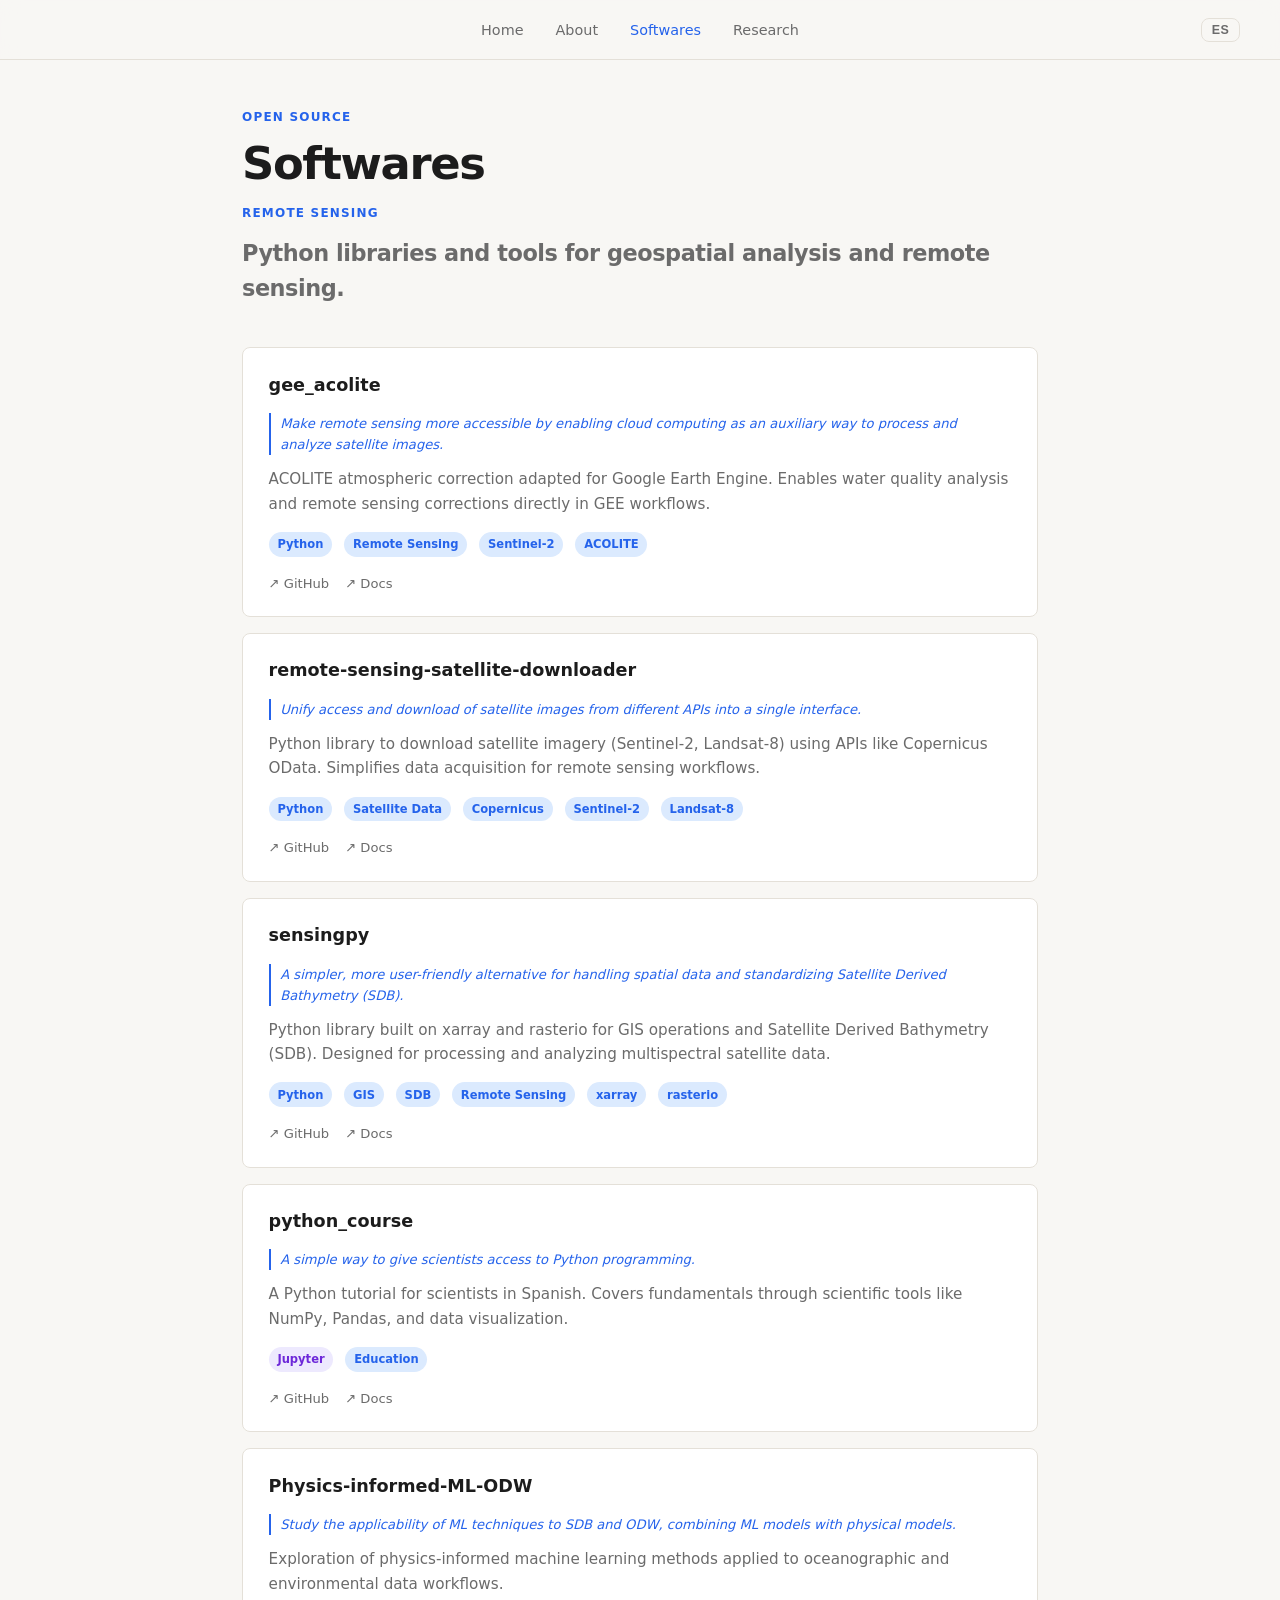
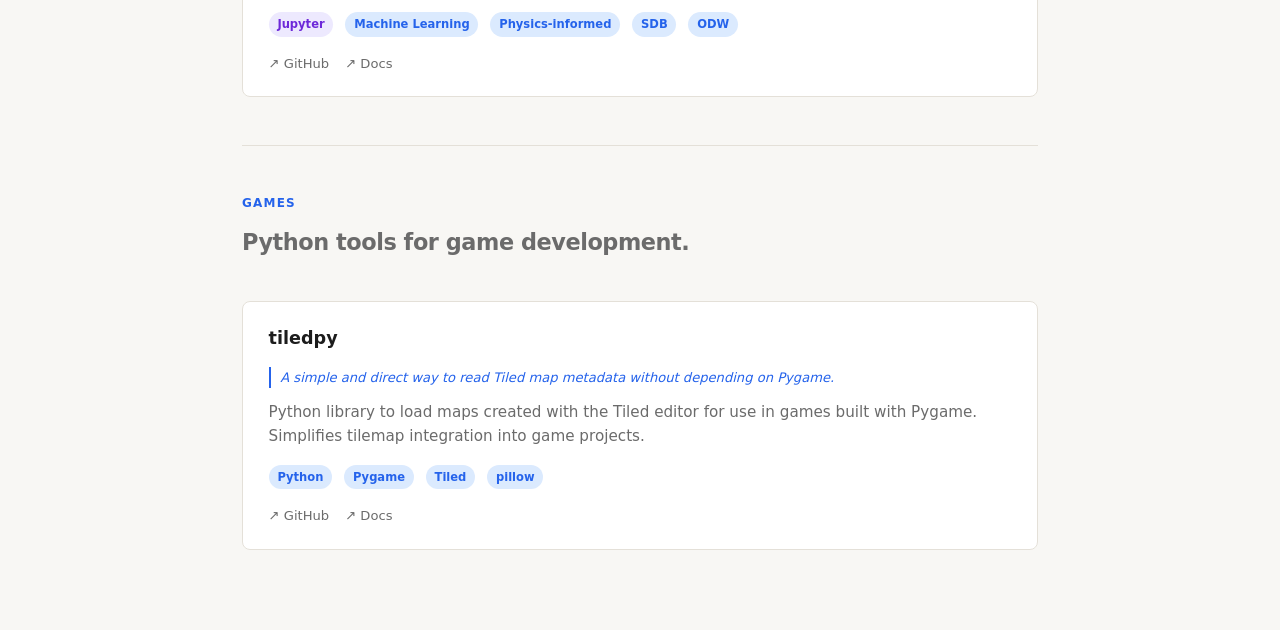
<file: softwares.html>
<!DOCTYPE html>
<html lang="en">
<head>
    <meta charset="UTF-8">
    <meta name="viewport" content="width=device-width, initial-scale=1.0">
    <title>Softwares &mdash; Sergio Heredia</title>
    <link rel="stylesheet" href="static/style.css">
</head>
<body>
    <nav>
        <ul>
            <li><a href="index.html"><span class="t-en">Home</span><span class="t-es">Inicio</span></a></li>
            <li><a href="about.html"><span class="t-en">About</span><span class="t-es">Sobre mí</span></a></li>
            <li><a href="softwares.html">Softwares</a></li>
            <li><a href="research.html"><span class="t-en">Research</span><span class="t-es">Investigación</span></a></li>
        </ul>
        <button id="lang-toggle" class="btn-lang">ES</button>
    </nav>

    <main>
        <p class="section-label">Open Source</p>
        <h1>Softwares</h1>

        <!-- Remote Sensing -->
        <p class="section-label">Remote Sensing</p>
        <h2 class="t-en">Python libraries and tools for geospatial analysis and remote sensing.</h2>
        <h2 class="t-es">Librerías Python y herramientas para análisis geoespacial y teledetección.</h2>

        <div class="cards">

            <div class="card card-flip">
                <div class="card-inner">
                    <div class="card-front">
                        <h3>gee_acolite</h3>
                        <p class="card-why t-en">Make remote sensing more accessible by enabling cloud computing as an auxiliary way to process and analyze satellite images.</p>
                        <p class="card-why t-es">Hacer de la teledetección más accesible permitiendo el cómputo en la nube como forma auxiliar de procesar y analizar imágenes de satélite.</p>
                        <p class="t-en">ACOLITE atmospheric correction adapted for Google Earth Engine. Enables water quality analysis and remote sensing corrections directly in GEE workflows.</p>
                        <p class="t-es">Corrección atmosférica ACOLITE adaptada para Google Earth Engine. Permite el análisis de calidad del agua y correcciones de teledetección directamente en flujos de trabajo GEE.</p>
                        <div class="card-meta">
                            <span class="tag">Python</span>
                            <span class="tag">Remote Sensing</span>
                            <span class="tag">Sentinel-2</span>
                            <span class="tag">ACOLITE</span>
                        </div>
                        <div class="card-links">
                            <a href="https://github.com/Aouei/gee_acolite" target="_blank">&#x2197; GitHub</a>
                            <a href="https://aouei.github.io/gee_acolite/" target="_blank">&#x2197; Docs</a>
                        </div>
                    </div>
                    <div class="card-back"></div>
                </div>
            </div>

            <div class="card card-flip">
                <div class="card-inner">
                    <div class="card-front">
                        <h3>remote-sensing-satellite-downloader</h3>
                        <p class="card-why t-en">Unify access and download of satellite images from different APIs into a single interface.</p>
                        <p class="card-why t-es">Unificar en una única interfaz el acceso y descarga de imágenes satelitales de diferentes APIs.</p>
                        <p class="t-en">Python library to download satellite imagery (Sentinel-2, Landsat-8) using APIs like Copernicus OData. Simplifies data acquisition for remote sensing workflows.</p>
                        <p class="t-es">Librería Python para descargar imágenes satelitales (Sentinel-2, Landsat-8) usando APIs como Copernicus OData. Simplifica la adquisición de datos para flujos de trabajo de teledetección.</p>
                        <div class="card-meta">
                            <span class="tag">Python</span>
                            <span class="tag">Satellite Data</span>
                            <span class="tag">Copernicus</span>
                            <span class="tag">Sentinel-2</span>
                            <span class="tag">Landsat-8</span>
                        </div>
                        <div class="card-links">
                            <a href="https://github.com/Aouei/remote-sensing-satellite-downloader" target="_blank">&#x2197; GitHub</a>
                            <a href="https://aouei.github.io/remote-sensing-satellite-downloader/" target="_blank">&#x2197; Docs</a>
                        </div>
                    </div>
                    <div class="card-back"></div>
                </div>
            </div>

            <div class="card card-flip">
                <div class="card-inner">
                    <div class="card-front">
                        <h3>sensingpy</h3>
                        <p class="card-why t-en">A simpler, more user-friendly alternative for handling spatial data and standardizing Satellite Derived Bathymetry (SDB).</p>
                        <p class="card-why t-es">Alternativa más simple y user friendly para tratar con datos espaciales y estandarizar la aplicación de la Batimetría Derivada de Satélite (SDB).</p>
                        <p class="t-en">Python library built on xarray and rasterio for GIS operations and Satellite Derived Bathymetry (SDB). Designed for processing and analyzing multispectral satellite data.</p>
                        <p class="t-es">Librería Python basada en xarray y rasterio para operaciones GIS y Batimetría Derivada de Satélite (SDB). Diseñada para el procesamiento y análisis de datos satelitales multiespectrales.</p>
                        <div class="card-meta">
                            <span class="tag">Python</span>
                            <span class="tag">GIS</span>
                            <span class="tag">SDB</span>
                            <span class="tag">Remote Sensing</span>
                            <span class="tag">xarray</span>
                            <span class="tag">rasterio</span>
                        </div>
                        <div class="card-links">
                            <a href="https://github.com/Aouei/sensingpy" target="_blank">&#x2197; GitHub</a>
                            <a href="https://aouei.github.io/sensingpy/" target="_blank">&#x2197; Docs</a>
                        </div>
                    </div>
                    <div class="card-back"></div>
                </div>
            </div>

            <div class="card card-flip">
                <div class="card-inner">
                    <div class="card-front">
                        <h3>python_course</h3>
                        <p class="card-why t-en">A simple way to give scientists access to Python programming.</p>
                        <p class="card-why t-es">Una forma sencilla de dar acceso a los científicos a la programación con Python.</p>
                        <p class="t-en">A Python tutorial for scientists in Spanish. Covers fundamentals through scientific tools like NumPy, Pandas, and data visualization.</p>
                        <p class="t-es">Un tutorial de Python para científicos en español. Cubre desde conceptos básicos hasta herramientas científicas como NumPy, Pandas y visualización de datos.</p>
                        <div class="card-meta">
                            <span class="tag nb">Jupyter</span>
                            <span class="tag t-en">Education</span>
                            <span class="tag t-es">Educación</span>
                        </div>
                        <div class="card-links">
                            <a href="https://github.com/Aouei/python_course" target="_blank">&#x2197; GitHub</a>
                            <a href="https://aouei.github.io/python_course/" target="_blank">&#x2197; Docs</a>
                        </div>
                    </div>
                    <div class="card-back"></div>
                </div>
            </div>

            <div class="card card-flip">
                <div class="card-inner">
                    <div class="card-front">
                        <h3>Physics-informed-ML-ODW</h3>
                        <p class="card-why t-en">Study the applicability of ML techniques to SDB and ODW, combining ML models with physical models.</p>
                        <p class="card-why t-es">Estudio de la aplicabilidad de técnicas de ML sobre SDB y ODW combinando modelos de ML con modelos físicos.</p>
                        <p class="t-en">Exploration of physics-informed machine learning methods applied to oceanographic and environmental data workflows.</p>
                        <p class="t-es">Exploración de métodos de aprendizaje automático informados por física aplicados a flujos de datos oceanográficos y medioambientales.</p>
                        <div class="card-meta">
                            <span class="tag nb">Jupyter</span>
                            <span class="tag">Machine Learning</span>
                            <span class="tag">Physics-informed</span>
                            <span class="tag">SDB</span>
                            <span class="tag">ODW</span>
                        </div>
                        <div class="card-links">
                            <a href="https://github.com/Aouei/Physics-informed-ML-ODW" target="_blank">&#x2197; GitHub</a>
                            <a href="https://aouei.github.io/Physics-informed-ML-ODW/" target="_blank">&#x2197; Docs</a>
                        </div>
                    </div>
                    <div class="card-back"></div>
                </div>
            </div>

        </div>

        <hr class="divider">

        <!-- Games -->
        <p class="section-label">Games</p>
        <h2 class="t-en">Python tools for game development.</h2>
        <h2 class="t-es">Herramientas Python para desarrollo de videojuegos.</h2>

        <div class="cards">

            <div class="card card-flip">
                <div class="card-inner">
                    <div class="card-front">
                        <h3>tiledpy</h3>
                        <p class="card-why t-en">A simple and direct way to read Tiled map metadata without depending on Pygame.</p>
                        <p class="card-why t-es">Forma sencilla y directa de recoger los metadatos de un mapa con Tiled sin depender directamente de Pygame.</p>
                        <p class="t-en">Python library to load maps created with the Tiled editor for use in games built with Pygame. Simplifies tilemap integration into game projects.</p>
                        <p class="t-es">Librería Python para cargar mapas creados con el editor Tiled para su uso en juegos desarrollados con Pygame. Simplifica la integración de tilemaps en proyectos de juego.</p>
                        <div class="card-meta">
                            <span class="tag">Python</span>
                            <span class="tag">Pygame</span>
                            <span class="tag">Tiled</span>
                            <span class="tag">pillow</span>
                        </div>
                        <div class="card-links">
                            <a href="https://github.com/Aouei/tiledpy" target="_blank">&#x2197; GitHub</a>
                            <a href="https://aouei.github.io/tiledpy/" target="_blank">&#x2197; Docs</a>
                        </div>
                    </div>
                    <div class="card-back"></div>
                </div>
            </div>

        </div>
    </main>

    <script src="static/main.js"></script>
</body>
</html>
</file>
<file: static/style.css>
*, *::before, *::after {
    margin: 0;
    padding: 0;
    box-sizing: border-box;
}

:root {
    --bg: #f8f7f4;
    --surface: #ffffff;
    --border: #e4e0d8;
    --text: #1c1c1c;
    --muted: #6b6b6b;
    --accent: #2563eb;
    --accent-dim: #dbeafe;
    --radius: 8px;
    --nav-h: 60px;
}

html { scroll-behavior: smooth; }

body {
    font-family: 'Segoe UI', system-ui, -apple-system, sans-serif;
    background: var(--bg);
    color: var(--text);
    line-height: 1.6;
    min-height: 100vh;
}

/* ── i18n toggle ── */
.t-es { display: none; }
body.es .t-en { display: none; }
body.es .t-es { display: revert; }

.btn-lang {
    background: transparent;
    border: 1px solid var(--border);
    color: var(--muted);
    font-size: 0.78rem;
    font-weight: 600;
    padding: 0.25rem 0.6rem;
    border-radius: var(--radius);
    cursor: pointer;
    letter-spacing: 0.04em;
    transition: color 0.2s, border-color 0.2s;
}
.btn-lang:hover { color: var(--text); border-color: var(--accent); }

/* ── Navigation ── */
nav {
    position: fixed;
    top: 0;
    width: 100%;
    height: var(--nav-h);
    background: rgba(248, 247, 244, 0.9);
    backdrop-filter: blur(10px);
    border-bottom: 1px solid var(--border);
    z-index: 100;
    display: flex;
    align-items: center;
    justify-content: center;
    padding: 0 2.5rem;
}

#lang-toggle {
    position: absolute;
    right: 2.5rem;
}

nav .logo {
    font-weight: 700;
    font-size: 1.1rem;
    color: var(--text);
    text-decoration: none;
    letter-spacing: -0.02em;
}

nav ul {
    list-style: none;
    display: flex;
    gap: 2rem;
}

nav ul a {
    text-decoration: none;
    color: var(--muted);
    font-size: 0.9rem;
    transition: color 0.2s;
}

nav ul a:hover,
nav ul a.active {
    color: var(--text);
}

nav ul a.active {
    color: var(--accent);
}

/* ── Page wrapper ── */
main {
    padding-top: calc(var(--nav-h) + 3rem);
    padding-bottom: 5rem;
    max-width: 860px;
    margin: 0 auto;
    padding-left: 2rem;
    padding-right: 2rem;
}

/* ── Typography ── */
h1 {
    font-size: 2.8rem;
    font-weight: 700;
    letter-spacing: -0.03em;
    line-height: 1.1;
    margin-bottom: 1rem;
}

h2 {
    font-size: 1.4rem;
    font-weight: 600;
    letter-spacing: -0.02em;
    color: var(--muted);
    margin-bottom: 2.5rem;
}

h3 {
    font-size: 1.1rem;
    font-weight: 600;
    margin-bottom: 0.4rem;
}

p {
    color: var(--muted);
    font-size: 0.95rem;
}

a {
    color: var(--accent);
    text-decoration: none;
}

a:hover { text-decoration: underline; }

/* ── Section label ── */
.section-label {
    font-size: 0.75rem;
    font-weight: 600;
    letter-spacing: 0.1em;
    text-transform: uppercase;
    color: var(--accent);
    margin-bottom: 0.75rem;
}

/* ── Project cards ── */
.cards {
    display: grid;
    grid-template-columns: 1fr;
    gap: 1rem;
    margin-top: 1rem;
}

.card {
    background: var(--surface);
    border: 1px solid var(--border);
    border-radius: var(--radius);
    padding: 1.4rem 1.6rem;
    display: flex;
    flex-direction: column;
    gap: 0.5rem;
    transition: border-color 0.2s;
}

/* ── Flip variant ── */
.card-flip {
    perspective: 1000px;
    background: transparent;
    border: none;
    padding: 0;
}

.card-inner {
    display: grid;
    grid-template-areas: "face";
    transform-style: preserve-3d;
}

.card-front,
.card-back {
    grid-area: face;
    backface-visibility: hidden;
    -webkit-backface-visibility: hidden;
    border-radius: var(--radius);
    padding: 1.4rem 1.6rem;
    display: flex;
    flex-direction: column;
    gap: 0.5rem;
}

.card-front {
    background: var(--surface);
    border: 1px solid var(--border);
}

.card-back {
    transform: rotateY(180deg);
    background: var(--accent-dim);
    border: 1px solid var(--accent);
}

.card-why {
    font-size: 0.82rem;
    color: var(--accent);
    font-style: italic;
    border-left: 2px solid var(--accent);
    padding-left: 0.6rem;
    margin-bottom: 0.25rem;
}

.card-meta {
    display: flex;
    align-items: center;
    gap: 0.75rem;
    margin-top: 0.5rem;
    flex-wrap: wrap;
}

.tag {
    font-size: 0.72rem;
    font-weight: 600;
    padding: 0.2rem 0.55rem;
    border-radius: 999px;
    background: var(--accent-dim);
    color: var(--accent);
}

.tag.nb {
    background: #ede9fe;
    color: #6d28d9;
}

.card-links {
    display: flex;
    gap: 1rem;
    margin-top: auto;
    padding-top: 0.5rem;
}

.card-links a {
    font-size: 0.82rem;
    color: var(--muted);
    display: flex;
    align-items: center;
    gap: 0.3rem;
}

.card-links a:hover { color: var(--accent); text-decoration: none; }

/* ── Hero (home) ── */
.hero {
    padding-top: 3rem;
}

.hero .subtitle {
    font-size: 1.1rem;
    color: var(--muted);
    max-width: 520px;
    margin-bottom: 2rem;
}

.hero-links {
    display: flex;
    gap: 1rem;
    flex-wrap: wrap;
}

.btn {
    display: inline-block;
    padding: 0.55rem 1.2rem;
    border-radius: var(--radius);
    font-size: 0.875rem;
    font-weight: 500;
    transition: opacity 0.2s;
}

.btn:hover { opacity: 0.8; text-decoration: none; }

.btn-primary {
    background: var(--accent);
    color: #fff;
}

.btn-ghost {
    border: 1px solid var(--border);
    color: var(--text);
}

/* ── Divider ── */
.divider {
    border: none;
    border-top: 1px solid var(--border);
    margin: 3rem 0;
}

/* ── Empty state ── */
.empty {
    padding: 4rem 0;
    color: var(--muted);
    font-size: 0.9rem;
}

/* ── Footer ── */
footer {
    text-align: center;
    padding: 2rem;
    font-size: 0.8rem;
    color: var(--muted);
    border-top: 1px solid var(--border);
}

@media (max-width: 640px) {
    h1 { font-size: 2rem; }
    h2 { font-size: 1.15rem; }

    nav { padding: 0 1rem; }
    nav ul { gap: 1rem; }
    nav ul a { font-size: 0.8rem; }
    #lang-toggle { right: 1rem; }

    main {
        padding-top: calc(var(--nav-h) + 2rem);
        padding-left: 1.25rem;
        padding-right: 1.25rem;
    }

    .hero { padding-top: 1rem; }
    .hero .subtitle { font-size: 0.95rem; }

    .card { padding: 1rem 1.2rem; }
    .divider { margin: 2rem 0; }
}

@media (max-width: 400px) {
    h1 { font-size: 1.6rem; }
    nav ul { gap: 0.6rem; }
    nav ul a { font-size: 0.72rem; }
}
</file>
